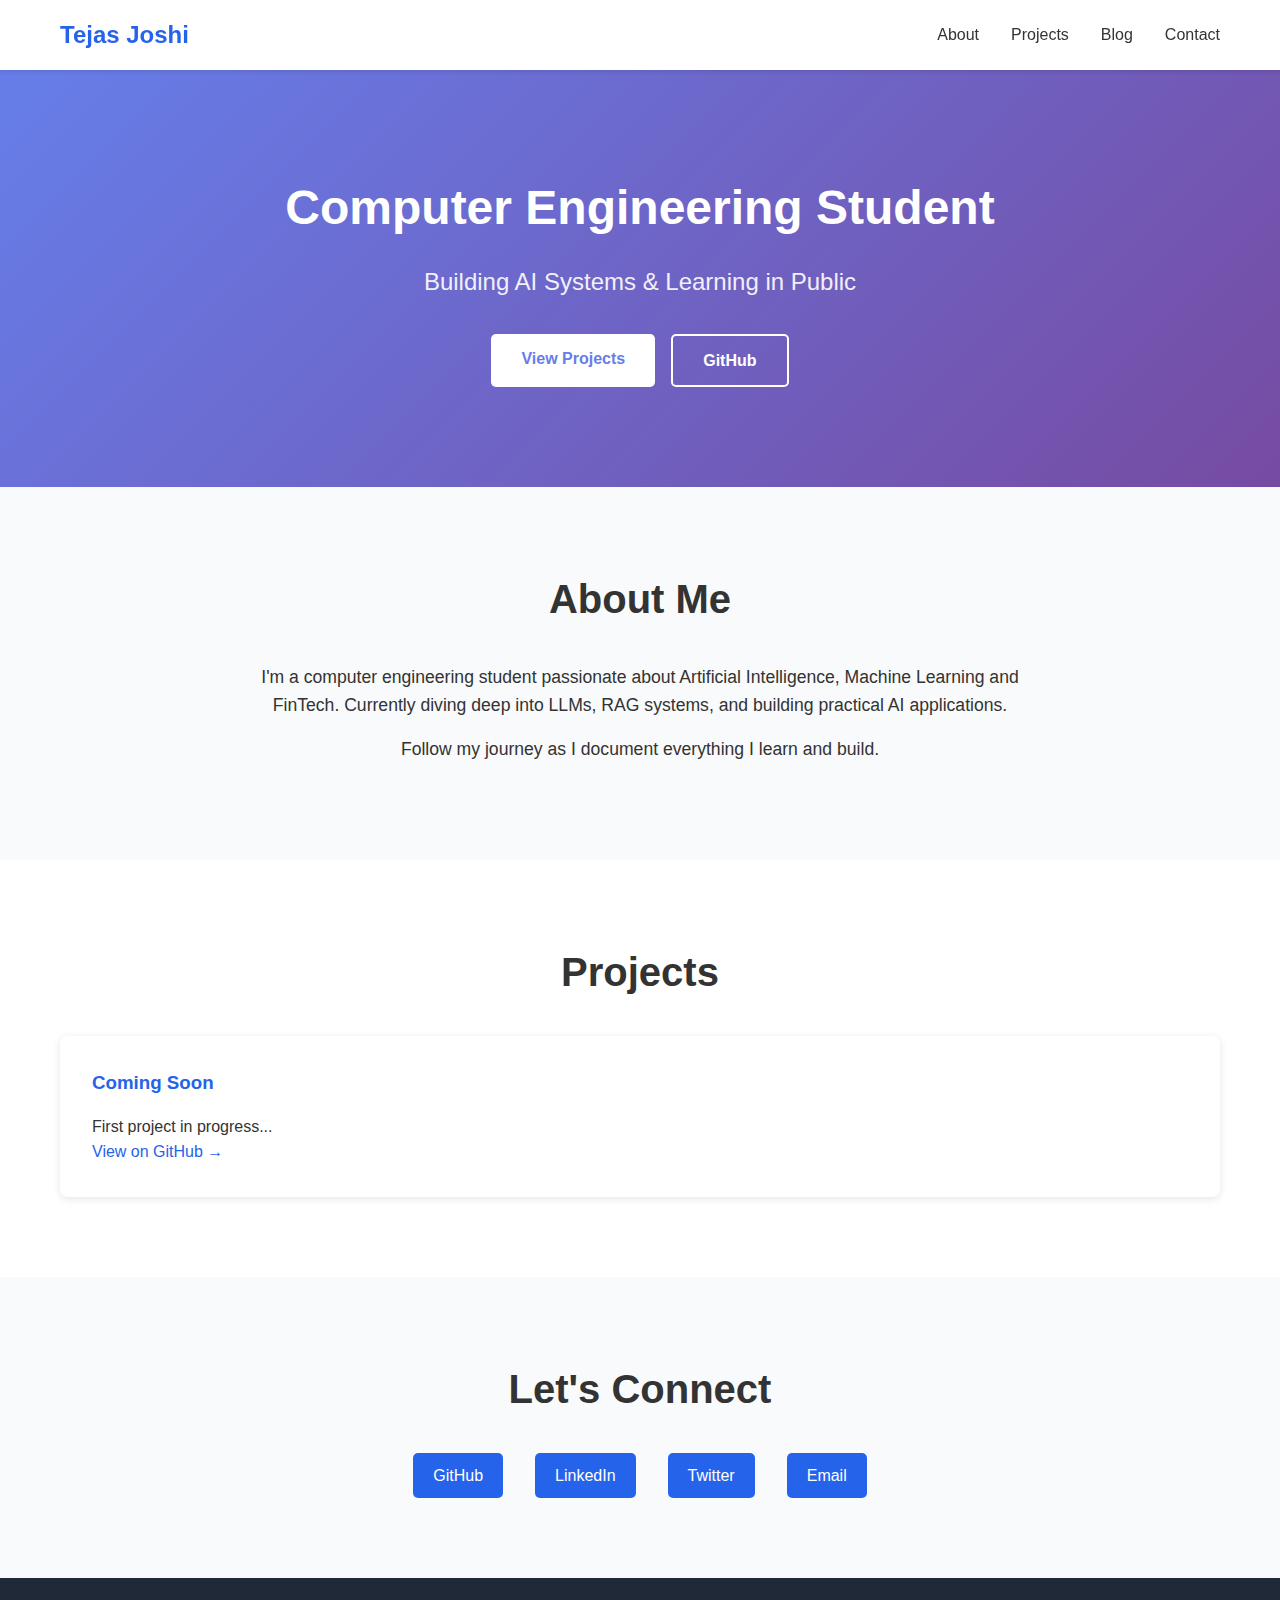
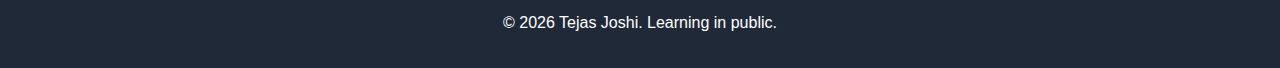
<file: index.html>
<!DOCTYPE html>
<html lang="en">
<head>
    <meta charset="UTF-8">
    <meta name="viewport" content="width=device-width, initial-scale=1.0">
    <title>Tejas Joshi | AI Engineer</title>
    <link rel="stylesheet" href="style.css">
</head>
<body>
    <nav>
        <div class="nav-container">
            <h1>Tejas Joshi</h1>
            <ul>
                <li><a href="#about">About</a></li>
                <li><a href="#projects">Projects</a></li>
                <li><a href="blog.html">Blog</a></li>
                <li><a href="#contact">Contact</a></li>
            </ul>
        </div>
    </nav>

    <section id="hero">
        <div class="container">
            <h2>Computer Engineering Student</h2>
            <p class="tagline">Building AI Systems & Learning in Public</p>
            <div class="cta-buttons">
                <a href="#projects" class="btn">View Projects</a>
                <a href="https://github.com/tejas966" class="btn btn-secondary">GitHub</a>
            </div>
        </div>
    </section>

    <section id="about">
        <div class="container">
            <h2>About Me</h2>
            <p>I'm a computer engineering student passionate about Artificial Intelligence, Machine Learning and FinTech. 
            Currently diving deep into LLMs, RAG systems, and building practical AI applications.</p>
            <p>Follow my journey as I document everything I learn and build.</p>
        </div>
    </section>

    <section id="projects">
        <div class="container">
            <h2>Projects</h2>
            <div class="project-grid">
                <div class="project-card">
                    <h3>Coming Soon</h3>
                    <p>First project in progress...</p>
                    <a href="#">View on GitHub →</a>
                </div>
            </div>
        </div>
    </section>

    <section id="contact">
        <div class="container">
            <h2>Let's Connect</h2>
            <div class="social-links">
                <a href="https://github.com/tejas966">GitHub</a>
                <a href="https://www.linkedin.com/in/tejas-joshi-0a677a327">LinkedIn</a>
                <a href="https://x.com/Tejasjoshi966">Twitter</a>
                <a href="tejasjoshi966@gmail.com">Email</a>
            </div>
        </div>
    </section>

    <footer>
        <p>&copy; 2026 Tejas Joshi. Learning in public.</p>
    </footer>
</body>
</html>
</file>
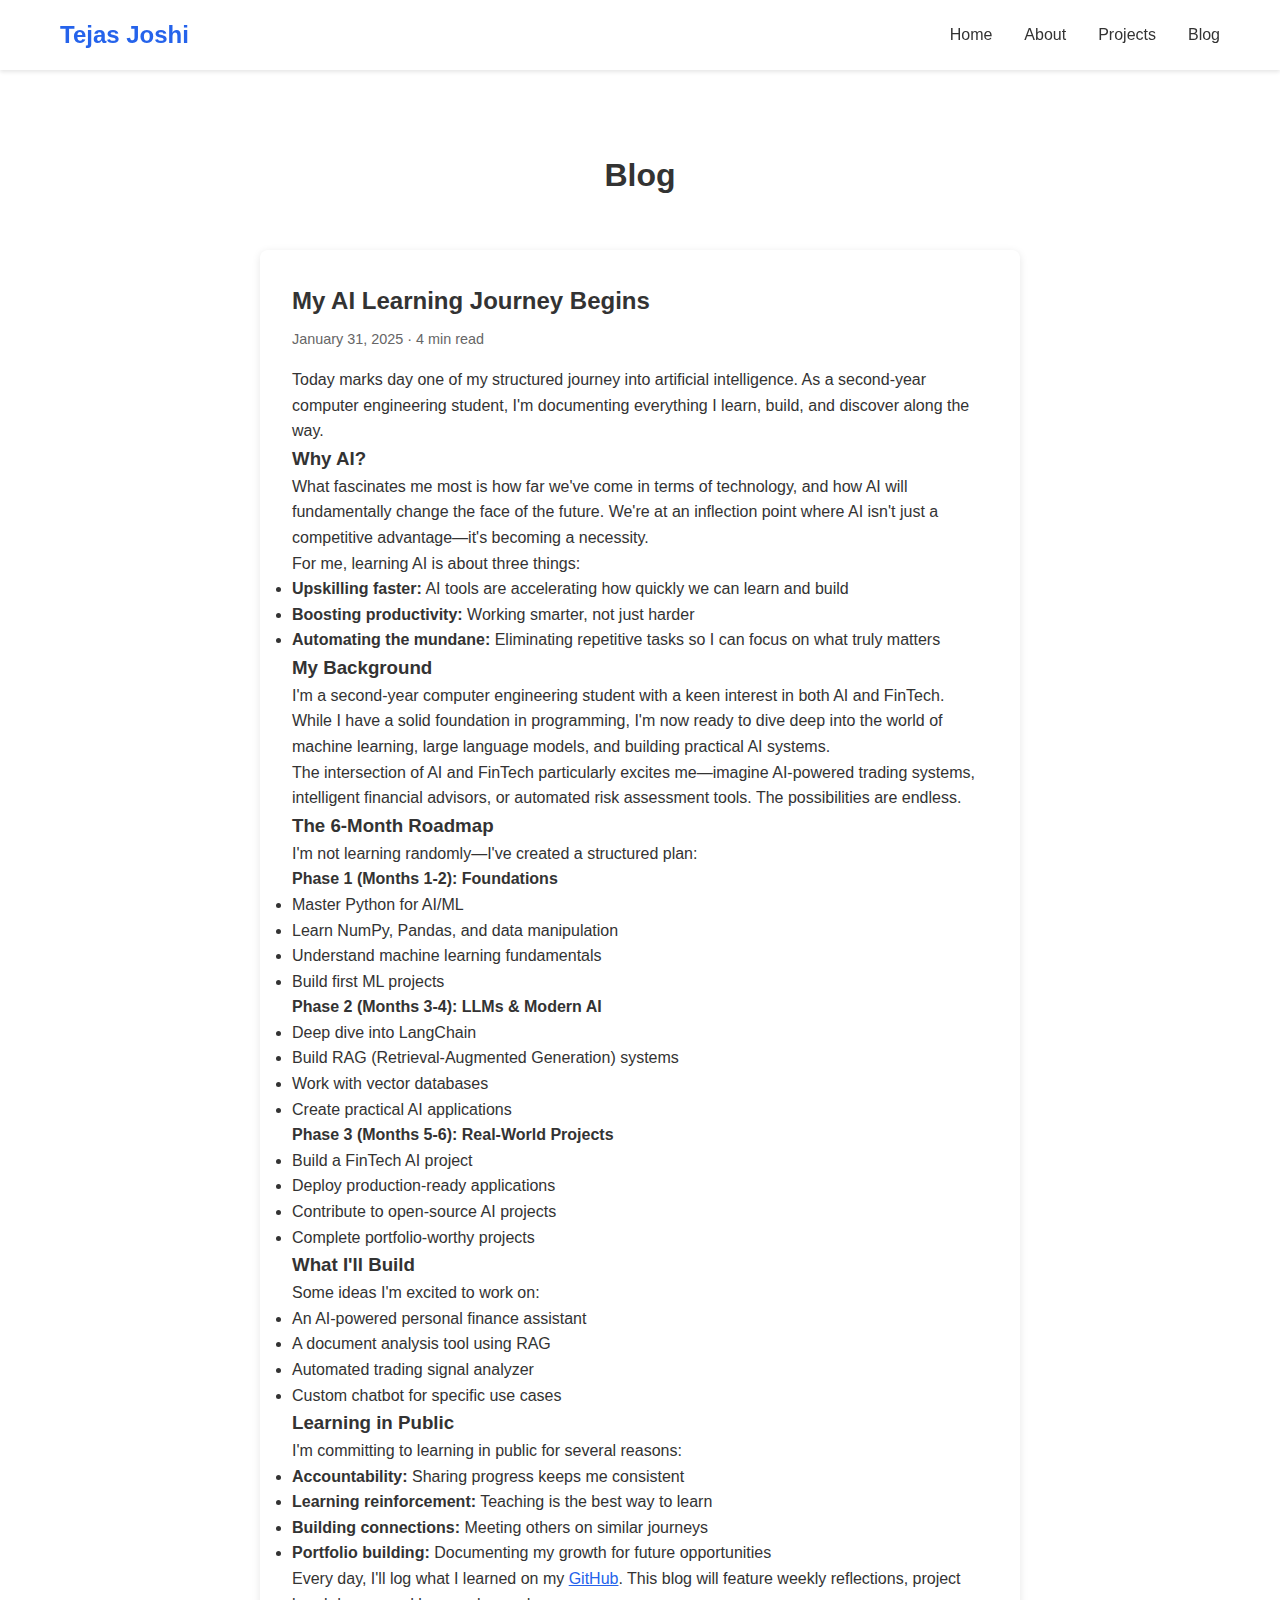
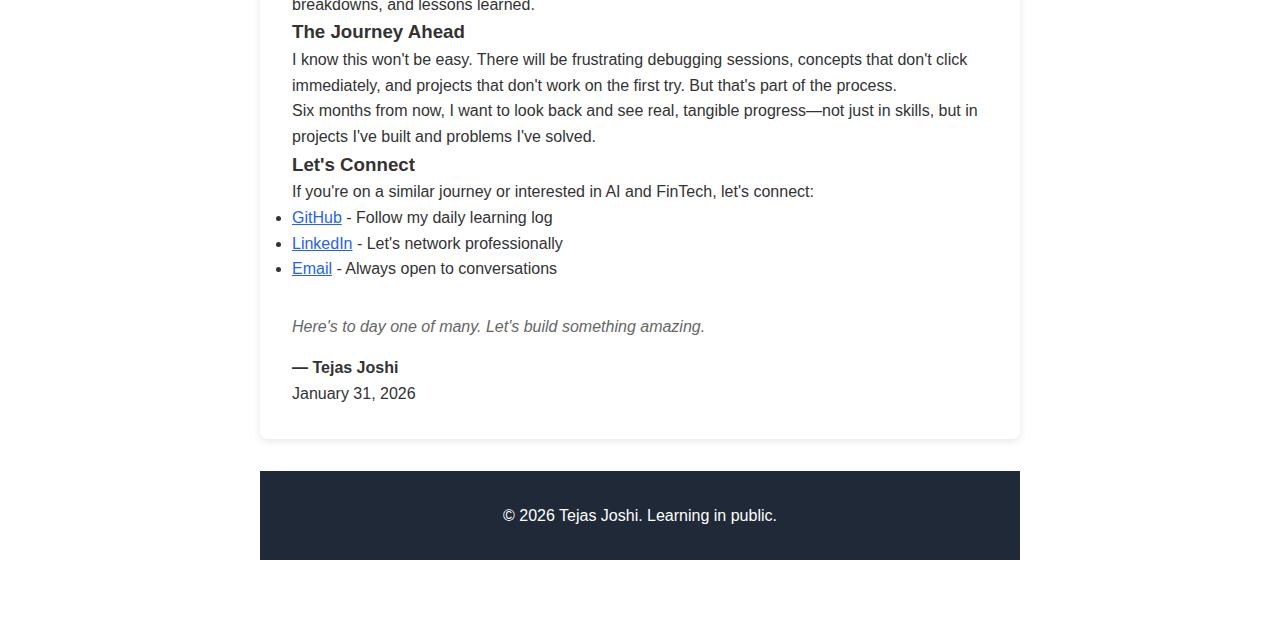
<file: blog.html>
<!DOCTYPE html>
<html lang="en">
<head>
    <meta charset="UTF-8">
    <meta name="viewport" content="width=device-width, initial-scale=1.0">
    <title>Blog | Tejas Joshi</title>
    <link rel="stylesheet" href="style.css">
    <style>
        .blog-container {
            max-width: 800px;
            margin: 0 auto;
            padding: 80px 20px;
        }
        .blog-post {
            background: white;
            padding: 2rem;
            margin-bottom: 2rem;
            border-radius: 8px;
            box-shadow: 0 2px 8px rgba(0,0,0,0.1);
        }
        .blog-post h2 {
            text-align: left;
            margin-bottom: 0.5rem;
        }
        .blog-meta {
            color: #666;
            margin-bottom: 1rem;
            font-size: 0.9rem;
        }
    </style>
</head>
<body>
    <nav>
        <div class="nav-container">
            <h1>Tejas Joshi</h1>
            <ul>
                <li><a href="index.html">Home</a></li>
                <li><a href="index.html#about">About</a></li>
                <li><a href="index.html#projects">Projects</a></li>
                <li><a href="blog.html">Blog</a></li>
            </ul>
        </div>
    </nav>

    <div class="blog-container">
        <h1 style="text-align: center; margin-bottom: 3rem;">Blog</h1>
        
       <article class="blog-post">
    <h2>My AI Learning Journey Begins</h2>
    <div class="blog-meta">January 31, 2025 · 4 min read</div>
    
    <p>Today marks day one of my structured journey into artificial intelligence. As a second-year computer engineering student, I'm documenting everything I learn, build, and discover along the way.</p>

    <h3>Why AI?</h3>
    <p>What fascinates me most is how far we've come in terms of technology, and how AI will fundamentally change the face of the future. We're at an inflection point where AI isn't just a competitive advantage—it's becoming a necessity.</p>
    
    <p>For me, learning AI is about three things:</p>
    <ul>
        <li><strong>Upskilling faster:</strong> AI tools are accelerating how quickly we can learn and build</li>
        <li><strong>Boosting productivity:</strong> Working smarter, not just harder</li>
        <li><strong>Automating the mundane:</strong> Eliminating repetitive tasks so I can focus on what truly matters</li>
    </ul>

    <h3>My Background</h3>
    <p>I'm a second-year computer engineering student with a keen interest in both AI and FinTech. While I have a solid foundation in programming, I'm now ready to dive deep into the world of machine learning, large language models, and building practical AI systems.</p>
    
    <p>The intersection of AI and FinTech particularly excites me—imagine AI-powered trading systems, intelligent financial advisors, or automated risk assessment tools. The possibilities are endless.</p>

    <h3>The 6-Month Roadmap</h3>
    <p>I'm not learning randomly—I've created a structured plan:</p>
    
    <p><strong>Phase 1 (Months 1-2): Foundations</strong></p>
    <ul>
        <li>Master Python for AI/ML</li>
        <li>Learn NumPy, Pandas, and data manipulation</li>
        <li>Understand machine learning fundamentals</li>
        <li>Build first ML projects</li>
    </ul>

    <p><strong>Phase 2 (Months 3-4): LLMs & Modern AI</strong></p>
    <ul>
        <li>Deep dive into LangChain</li>
        <li>Build RAG (Retrieval-Augmented Generation) systems</li>
        <li>Work with vector databases</li>
        <li>Create practical AI applications</li>
    </ul>

    <p><strong>Phase 3 (Months 5-6): Real-World Projects</strong></p>
    <ul>
        <li>Build a FinTech AI project</li>
        <li>Deploy production-ready applications</li>
        <li>Contribute to open-source AI projects</li>
        <li>Complete portfolio-worthy projects</li>
    </ul>

    <h3>What I'll Build</h3>
    <p>Some ideas I'm excited to work on:</p>
    <ul>
        <li>An AI-powered personal finance assistant</li>
        <li>A document analysis tool using RAG</li>
        <li>Automated trading signal analyzer</li>
        <li>Custom chatbot for specific use cases</li>
    </ul>

    <h3>Learning in Public</h3>
    <p>I'm committing to learning in public for several reasons:</p>
    <ul>
        <li><strong>Accountability:</strong> Sharing progress keeps me consistent</li>
        <li><strong>Learning reinforcement:</strong> Teaching is the best way to learn</li>
        <li><strong>Building connections:</strong> Meeting others on similar journeys</li>
        <li><strong>Portfolio building:</strong> Documenting my growth for future opportunities</li>
    </ul>

    <p>Every day, I'll log what I learned on my <a href="https://github.com/tejas966" style="color: #2563eb;">GitHub</a>. This blog will feature weekly reflections, project breakdowns, and lessons learned.</p>

    <h3>The Journey Ahead</h3>
    <p>I know this won't be easy. There will be frustrating debugging sessions, concepts that don't click immediately, and projects that don't work on the first try. But that's part of the process.</p>
    
    <p>Six months from now, I want to look back and see real, tangible progress—not just in skills, but in projects I've built and problems I've solved.</p>

    <h3>Let's Connect</h3>
    <p>If you're on a similar journey or interested in AI and FinTech, let's connect:</p>
    <ul>
        <li><a href="https://github.com/tejas966" style="color: #2563eb;">GitHub</a> - Follow my daily learning log</li>
        <li><a href="https://linkedin.com/in/tejas-joshi-0a677a327" style="color: #2563eb;">LinkedIn</a> - Let's network professionally</li>
        <li><a href="mailto:tejasjoshi966@gmail.com" style="color: #2563eb;">Email</a> - Always open to conversations</li>
    </ul>

    <p style="margin-top: 2rem; font-style: italic; color: #666;">Here's to day one of many. Let's build something amazing.</p>

    <p style="margin-top: 1rem;"><strong>— Tejas Joshi</strong><br>January 31, 2026</p>
</article>

    <footer>
        <p>&copy; 2026 Tejas Joshi. Learning in public.</p>
    </footer>
</body>
</html>
</file>
<file: style.css>
* {
    margin: 0;
    padding: 0;
    box-sizing: border-box;
}

body {
    font-family: -apple-system, BlinkMacSystemFont, 'Segoe UI', Roboto, Oxygen, Ubuntu, Cantarell, sans-serif;
    line-height: 1.6;
    color: #333;
}

.container {
    max-width: 1200px;
    margin: 0 auto;
    padding: 0 20px;
}

/* Navigation */
nav {
    background: #fff;
    box-shadow: 0 2px 4px rgba(0,0,0,0.1);
    position: sticky;
    top: 0;
    z-index: 100;
}

.nav-container {
    max-width: 1200px;
    margin: 0 auto;
    padding: 1rem 20px;
    display: flex;
    justify-content: space-between;
    align-items: center;
}

nav h1 {
    font-size: 1.5rem;
    color: #2563eb;
}

nav ul {
    display: flex;
    list-style: none;
    gap: 2rem;
}

nav a {
    text-decoration: none;
    color: #333;
    font-weight: 500;
    transition: color 0.3s;
}

nav a:hover {
    color: #2563eb;
}

/* Hero Section */
#hero {
    background: linear-gradient(135deg, #667eea 0%, #764ba2 100%);
    color: white;
    padding: 100px 20px;
    text-align: center;
}

#hero h2 {
    font-size: 3rem;
    margin-bottom: 1rem;
}

.tagline {
    font-size: 1.5rem;
    margin-bottom: 2rem;
    opacity: 0.9;
}

.cta-buttons {
    display: flex;
    gap: 1rem;
    justify-content: center;
    flex-wrap: wrap;
}

.btn {
    padding: 12px 30px;
    background: white;
    color: #667eea;
    text-decoration: none;
    border-radius: 5px;
    font-weight: 600;
    transition: transform 0.3s, box-shadow 0.3s;
}

.btn:hover {
    transform: translateY(-2px);
    box-shadow: 0 4px 12px rgba(0,0,0,0.2);
}

.btn-secondary {
    background: transparent;
    color: white;
    border: 2px solid white;
}

/* Sections */
section {
    padding: 80px 20px;
}

section h2 {
    font-size: 2.5rem;
    margin-bottom: 2rem;
    text-align: center;
}

#about {
    background: #f9fafb;
}

#about p {
    max-width: 800px;
    margin: 0 auto 1rem auto;
    font-size: 1.1rem;
    text-align: center;
}

/* Projects */
.project-grid {
    display: grid;
    grid-template-columns: repeat(auto-fit, minmax(300px, 1fr));
    gap: 2rem;
    margin-top: 2rem;
}

.project-card {
    background: white;
    padding: 2rem;
    border-radius: 8px;
    box-shadow: 0 2px 8px rgba(0,0,0,0.1);
    transition: transform 0.3s;
}

.project-card:hover {
    transform: translateY(-5px);
    box-shadow: 0 4px 12px rgba(0,0,0,0.15);
}

.project-card h3 {
    margin-bottom: 1rem;
    color: #2563eb;
}

.project-card a {
    color: #2563eb;
    text-decoration: none;
    font-weight: 500;
}

/* Contact */
#contact {
    background: #f9fafb;
}

.social-links {
    display: flex;
    gap: 2rem;
    justify-content: center;
    flex-wrap: wrap;
    margin-top: 2rem;
}

.social-links a {
    padding: 10px 20px;
    background: #2563eb;
    color: white;
    text-decoration: none;
    border-radius: 5px;
    transition: background 0.3s;
}

.social-links a:hover {
    background: #1d4ed8;
}

/* Footer */
footer {
    background: #1f2937;
    color: white;
    text-align: center;
    padding: 2rem;
}

/* Responsive */
@media (max-width: 768px) {
    nav ul {
        gap: 1rem;
    }
    
    #hero h2 {
        font-size: 2rem;
    }
    
    .tagline {
        font-size: 1.2rem;
    }
}
</file>
